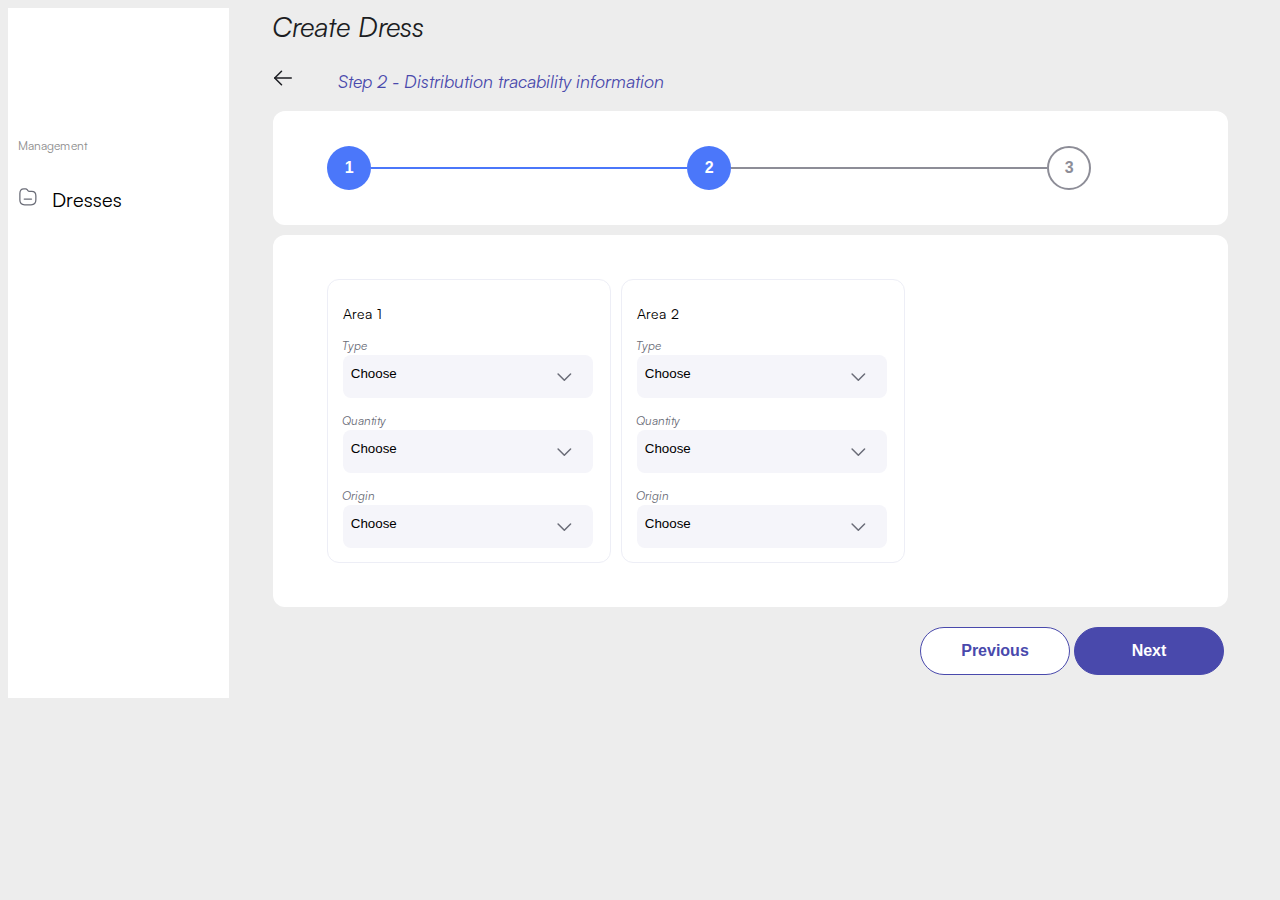
<file: index.html>
<!DOCTYPE html>
<html lang="en">

<head>
    <meta charset="UTF-8">
    <meta name="viewport" content="width=device-width, initial-scale=1.0">
    <title>Create Dress</title>
    <link rel="stylesheet" href="styles.css">
</head>

<body>
    <div class="whole-page">
        <div class="navbar">
            <span class="management-text">Management</span><br>
            <div class="dresses-container">
                <svg width="20" height="20" viewBox="0 0 20 20" fill="none" xmlns="http://www.w3.org/2000/svg">
                    <path fill-rule="evenodd" clip-rule="evenodd"
                        d="M17.8492 13.11C17.8492 16.0917 16.0917 17.8492 13.11 17.8492H6.625C3.63583 17.8492 1.875 16.0917 1.875 13.11V6.61C1.875 3.6325 2.97 1.875 5.9525 1.875H7.61917C8.2175 1.87583 8.78083 2.15667 9.13917 2.63583L9.9 3.6475C10.26 4.12583 10.8233 4.4075 11.4217 4.40833H13.78C16.7692 4.40833 17.8725 5.93 17.8725 8.9725L17.8492 13.11Z"
                        stroke="#6A6C77" stroke-width="1.25" stroke-linecap="round" stroke-linejoin="round" />
                    <path d="M6.23438 12.0534H13.5135" stroke="#6A6C77" stroke-width="1.25" stroke-linecap="round"
                        stroke-linejoin="round" />
                </svg>
                <a href="/dresses">Dresses</a>
            </div>
        </div>
        <div class="right-area">
            <div class="content">
                <span class="create-dress">Create Dress</span>
                <div class="step2">
                    <svg width="24" height="24" viewBox="0 0 24 24" fill="none" xmlns="http://www.w3.org/2000/svg">
                        <path d="M20.25 12H3.75" stroke="#1C1D22" stroke-width="1.5" stroke-linecap="round"
                            stroke-linejoin="round" />
                        <path d="M10.5 5.25L3.75 12L10.5 18.75" stroke="#1C1D22" stroke-width="1.5"
                            stroke-linecap="round" stroke-linejoin="round" />
                    </svg>
                    <p>Step 2 - Distribution tracability information</p>
                </div>

                <div class="steps123">
                    <button class="one">1</button>
                    <div class="line1"></div>
                    <button class="two">2</button>
                    <div class="line2"></div>
                    <button class="three">3</button>
                </div>

                <div class="areas">
                    <div class="area1">
                        <h1>Area 1</h1>
                        <div class="dropdown">
                            <label for="dropdown1">Type</label>
                            <button class="dropbtn">Choose <svg width="21" height="21" viewBox="0 0 21 21" fill="none"
                                    xmlns="http://www.w3.org/2000/svg">
                                    <path d="M16.583 8L10.333 14.25L4.08301 8" stroke="#6A6C77" stroke-width="1.5"
                                        stroke-linecap="round" stroke-linejoin="round" />
                                </svg></button>
                            <div class="dropdown-content">
                                <a href="#option1">Option 1</a>
                                <a href="#option2">Option 2</a>
                                <a href="#option3">Option 3</a>
                            </div>
                        </div>
                        <div class="dropdown">
                            <label for="dropdown1">Quantity</label>
                            <button class="dropbtn">Choose <svg width="21" height="21" viewBox="0 0 21 21" fill="none"
                                    xmlns="http://www.w3.org/2000/svg">
                                    <path d="M16.583 8L10.333 14.25L4.08301 8" stroke="#6A6C77" stroke-width="1.5"
                                        stroke-linecap="round" stroke-linejoin="round" />
                                </svg></button>
                            <div class="dropdown-content">
                                <a href="#option1">Option 1</a>
                                <a href="#option2">Option 2</a>
                                <a href="#option3">Option 3</a>
                            </div>
                        </div>
                        <div class="dropdown">
                            <label for="dropdown1">Origin</label>
                            <button class="dropbtn">Choose <svg width="21" height="21" viewBox="0 0 21 21" fill="none"
                                    xmlns="http://www.w3.org/2000/svg">
                                    <path d="M16.583 8L10.333 14.25L4.08301 8" stroke="#6A6C77" stroke-width="1.5"
                                        stroke-linecap="round" stroke-linejoin="round" />
                                </svg></button>
                            <div class="dropdown-content">
                                <a href="#option1">Option 1</a>
                                <a href="#option2">Option 2</a>
                                <a href="#option3">Option 3</a>
                            </div>
                        </div>
                    </div>
                    <div class="area2">
                        <h1>Area 2</h1>
                        <div class="dropdown">
                            <label for="dropdown1">Type</label>
                            <button class="dropbtn">Choose <svg width="21" height="21" viewBox="0 0 21 21" fill="none"
                                    xmlns="http://www.w3.org/2000/svg">
                                    <path d="M16.583 8L10.333 14.25L4.08301 8" stroke="#6A6C77" stroke-width="1.5"
                                        stroke-linecap="round" stroke-linejoin="round" />
                                </svg></button>
                            <div class="dropdown-content">
                                <a href="#option1">Option 1</a>
                                <a href="#option2">Option 2</a>
                                <a href="#option3">Option 3</a>
                            </div>
                        </div>
                        <div class="dropdown">
                            <label for="dropdown1">Quantity</label>
                            <button class="dropbtn">Choose <svg width="21" height="21" viewBox="0 0 21 21" fill="none"
                                    xmlns="http://www.w3.org/2000/svg">
                                    <path d="M16.583 8L10.333 14.25L4.08301 8" stroke="#6A6C77" stroke-width="1.5"
                                        stroke-linecap="round" stroke-linejoin="round" />
                                </svg></button>
                            <div class="dropdown-content">
                                <a href="#option1">Option 1</a>
                                <a href="#option2">Option 2</a>
                                <a href="#option3">Option 3</a>
                            </div>
                        </div>
                        <div class="dropdown">
                            <label for="dropdown1">Origin</label>
                            <button class="dropbtn">Choose <svg width="21" height="21" viewBox="0 0 21 21" fill="none"
                                    xmlns="http://www.w3.org/2000/svg">
                                    <path d="M16.583 8L10.333 14.25L4.08301 8" stroke="#6A6C77" stroke-width="1.5"
                                        stroke-linecap="round" stroke-linejoin="round" />
                                </svg></button>
                            <div class="dropdown-content">
                                <a href="#option1">Option 1</a>
                                <a href="#option2">Option 2</a>
                                <a href="#option3">Option 3</a>
                            </div>
                        </div>
                    </div>
                    <!-- <div class="area2">
                <h1>Area 3</h1>
                <form>
                    <label for="dropdown1">Type</label>
                    <select id="dropdown1" name="dropdown" default="choose"></select>
                    <label for="dropdown2">Quantity</label>
                    <select id="dropdown2" name="dropdown"></select>
                    <label for="dropdown3">Origin</label>
                    <select id="dropdown3" name="dropdown"></select>
                </form>
            </div> -->

                </div>

                <div class="buttons">
                    <button class="prev-button">Previous</button>
                    <button class="next-button">Next</button>
                </div>
            </div>

        </div>
    </div>

</body>

</html>
</file>
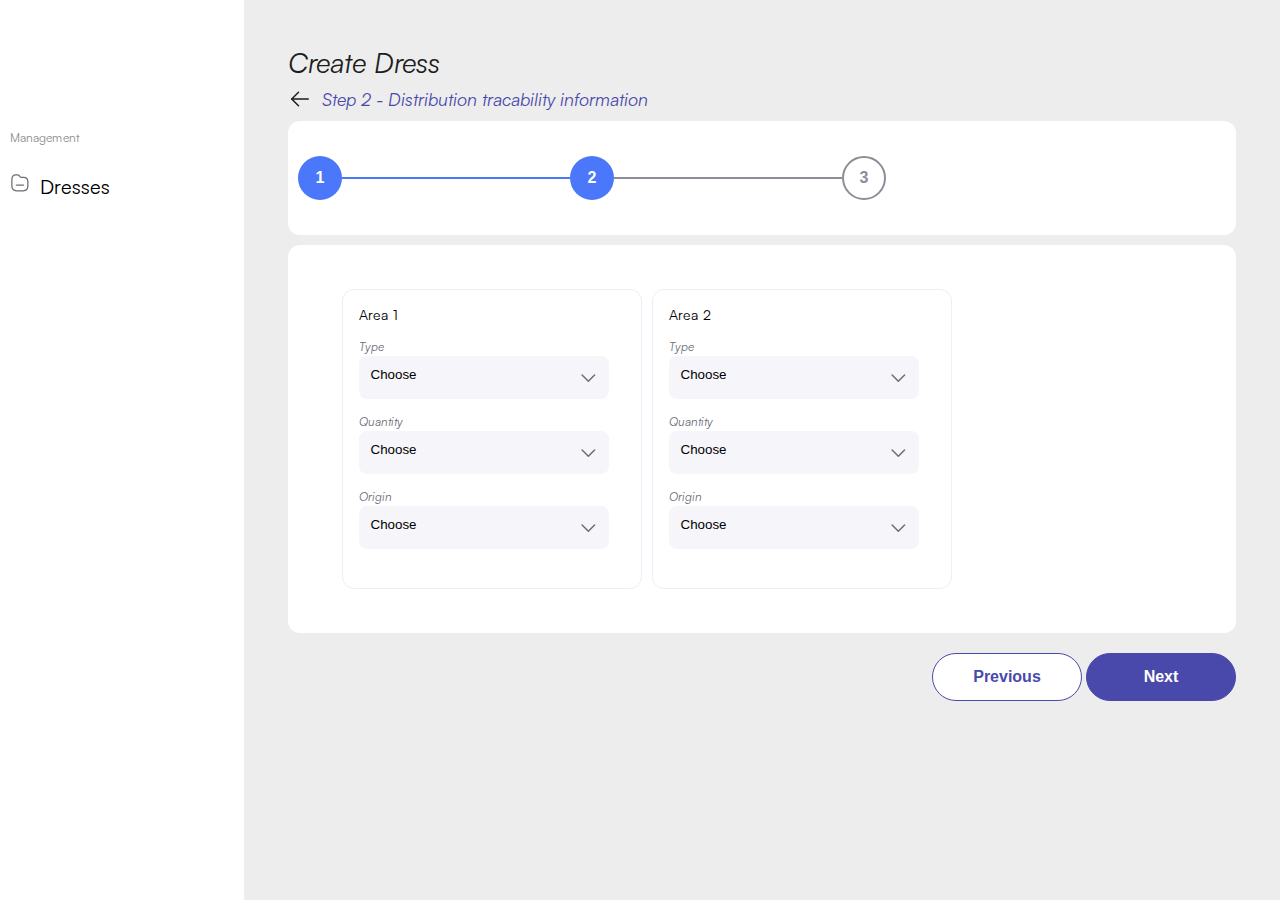
<file: index2.html>
<!DOCTYPE html>
<html lang="en">

<head>
    <meta charset="UTF-8">
    <meta name="viewport" content="width=device-width, initial-scale=1.0">
    <title>Create Dress</title>
    <link rel="stylesheet" href="styles2.css">
</head>

<body>
    <div class="container">
        <div class="navbar">
            <span class="management-text">Management</span><br>
            <div class="dresses-container">
                <svg width="20" height="20" viewBox="0 0 20 20" fill="none" xmlns="http://www.w3.org/2000/svg">
                    <path fill-rule="evenodd" clip-rule="evenodd"
                        d="M17.8492 13.11C17.8492 16.0917 16.0917 17.8492 13.11 17.8492H6.625C3.63583 17.8492 1.875 16.0917 1.875 13.11V6.61C1.875 3.6325 2.97 1.875 5.9525 1.875H7.61917C8.2175 1.87583 8.78083 2.15667 9.13917 2.63583L9.9 3.6475C10.26 4.12583 10.8233 4.4075 11.4217 4.40833H13.78C16.7692 4.40833 17.8725 5.93 17.8725 8.9725L17.8492 13.11Z"
                        stroke="#6A6C77" stroke-width="1.25" stroke-linecap="round" stroke-linejoin="round" />
                    <path d="M6.23438 12.0534H13.5135" stroke="#6A6C77" stroke-width="1.25" stroke-linecap="round"
                        stroke-linejoin="round" />
                </svg>
                <a href="/dresses">Dresses</a>
            </div>
        </div>
        <div class="right-area">
            <div class="content">
                <span class="create-dress">Create Dress</span>
                <div class="step2">
                    <svg width="24" height="24" viewBox="0 0 24 24" fill="none" xmlns="http://www.w3.org/2000/svg">
                        <path d="M20.25 12H3.75" stroke="#1C1D22" stroke-width="1.5" stroke-linecap="round"
                            stroke-linejoin="round" />
                        <path d="M10.5 5.25L3.75 12L10.5 18.75" stroke="#1C1D22" stroke-width="1.5"
                            stroke-linecap="round" stroke-linejoin="round" />
                    </svg>
                    <p>Step 2 - Distribution tracability information</p>
                </div>

                <div class="steps123">
                    <button class="one">1</button>
                    <div class="line1"></div>
                    <button class="two">2</button>
                    <div class="line2"></div>
                    <button class="three">3</button>
                </div>

                <div class="areas">
                    <div class="area1">
                        <h1>Area 1</h1>
                        <div class="dropdown">
                            <label for="dropdown1">Type</label>
                            <button class="dropbtn">Choose <svg width="21" height="21" viewBox="0 0 21 21" fill="none"
                                    xmlns="http://www.w3.org/2000/svg">
                                    <path d="M16.583 8L10.333 14.25L4.08301 8" stroke="#6A6C77" stroke-width="1.5"
                                        stroke-linecap="round" stroke-linejoin="round" />
                                </svg></button>
                            <div class="dropdown-content">
                                <a href="#option1">Option 1</a>
                                <a href="#option2">Option 2</a>
                                <a href="#option3">Option 3</a>
                            </div>
                        </div>
                        <div class="dropdown">
                            <label for="dropdown1">Quantity</label>
                            <button class="dropbtn">Choose <svg width="21" height="21" viewBox="0 0 21 21" fill="none"
                                    xmlns="http://www.w3.org/2000/svg">
                                    <path d="M16.583 8L10.333 14.25L4.08301 8" stroke="#6A6C77" stroke-width="1.5"
                                        stroke-linecap="round" stroke-linejoin="round" />
                                </svg></button>
                            <div class="dropdown-content">
                                <a href="#option1">Option 1</a>
                                <a href="#option2">Option 2</a>
                                <a href="#option3">Option 3</a>
                            </div>
                        </div>
                        <div class="dropdown">
                            <label for="dropdown1">Origin</label>
                            <button class="dropbtn">Choose <svg width="21" height="21" viewBox="0 0 21 21" fill="none"
                                    xmlns="http://www.w3.org/2000/svg">
                                    <path d="M16.583 8L10.333 14.25L4.08301 8" stroke="#6A6C77" stroke-width="1.5"
                                        stroke-linecap="round" stroke-linejoin="round" />
                                </svg></button>
                            <div class="dropdown-content">
                                <a href="#option1">Option 1</a>
                                <a href="#option2">Option 2</a>
                                <a href="#option3">Option 3</a>
                            </div>
                        </div>
                    </div>
                    <div class="area2">
                        <h1>Area 2</h1>
                        <div class="dropdown">
                            <label for="dropdown1">Type</label>
                            <button class="dropbtn">Choose <svg width="21" height="21" viewBox="0 0 21 21" fill="none"
                                    xmlns="http://www.w3.org/2000/svg">
                                    <path d="M16.583 8L10.333 14.25L4.08301 8" stroke="#6A6C77" stroke-width="1.5"
                                        stroke-linecap="round" stroke-linejoin="round" />
                                </svg></button>
                            <div class="dropdown-content">
                                <a href="#option1">Option 1</a>
                                <a href="#option2">Option 2</a>
                                <a href="#option3">Option 3</a>
                            </div>
                        </div>
                        <div class="dropdown">
                            <label for="dropdown1">Quantity</label>
                            <button class="dropbtn">Choose <svg width="21" height="21" viewBox="0 0 21 21" fill="none"
                                    xmlns="http://www.w3.org/2000/svg">
                                    <path d="M16.583 8L10.333 14.25L4.08301 8" stroke="#6A6C77" stroke-width="1.5"
                                        stroke-linecap="round" stroke-linejoin="round" />
                                </svg></button>
                            <div class="dropdown-content">
                                <a href="#option1">Option 1</a>
                                <a href="#option2">Option 2</a>
                                <a href="#option3">Option 3</a>
                            </div>
                        </div>
                        <div class="dropdown">
                            <label for="dropdown1">Origin</label>
                            <button class="dropbtn">Choose <svg width="21" height="21" viewBox="0 0 21 21" fill="none"
                                    xmlns="http://www.w3.org/2000/svg">
                                    <path d="M16.583 8L10.333 14.25L4.08301 8" stroke="#6A6C77" stroke-width="1.5"
                                        stroke-linecap="round" stroke-linejoin="round" />
                                </svg></button>
                            <div class="dropdown-content">
                                <a href="#option1">Option 1</a>
                                <a href="#option2">Option 2</a>
                                <a href="#option3">Option 3</a>
                            </div>
                        </div>
                    </div>
                </div>
            </div>
            <div class="buttons">
                <button class="prev-button">Previous</button>
                <button class="next-button">Next</button>
            </div>
        </div>
    </div>

</body>

</html>
</file>
<file: styles.css>
@font-face {
    font-family: 'Satoshi';
    src: url('fonts/Satoshi-Variable.ttf') format('truetype');
    font-weight: normal;
    font-style: normal;
}

@font-face {
    font-family: 'Satoshi';
    src: url('fonts/Satoshi-VariableItalic.ttf') format('truetype');
    font-weight: normal;
    font-style: italic;
}

body {
    font-family: 'Satoshi', sans-serif;
    background-color:#ededed;
}

.italic {
    font-style: italic;
}

.whole-page {
    display: flex;
}

.navbar {
    display: flex;
    flex-direction: column;
    background-color: #ffffff;
    padding: 10px;
    width: 244px;
    height: 550px;
    padding-top: 130px;
}

.management-text {
    display: block;
    color: #8e8e8e;
    font-size: 12px;
    font-weight: bold;
    margin-bottom: 5px;
}

.dresses-container {
    display: block;
    margin-top: 5px;
}

.dresses-container svg {
    margin-right: 10px;
}

.navbar a {
    text-decoration: none;
    font-size: 20px;
    color: #000000;
    font-weight: bold;
}

.right-area{
    width: 100%;
}

.right-area *{
    padding-left: 44px;
    padding-right: 44px;
}

.create-dress{
    font-size: 28px;
    font-weight: bold;
    color: #1c1d22;
    margin-left: -45px;
    font-style: italic;
}

.step2 {
    display: flex;
    margin-top: 5px;
}

.step2 p{
    font-size: 18px;
    font-weight: bold;
    font-style: italic;
    color: #4949ac;
    margin-left: -45px;
}

.step2 svg{
    padding-top: 15px;
    margin-left: -90px;
}

.steps123 {
    display: flex;
    justify-content: left;
    align-items: center;
    background-color: #ffffff;
    height: 114px;
    border-radius: 12px;
}

.one {
    margin-left: 10px;
}

.steps123 .one,
.steps123 .two,
.steps123 .three{
    width: 44px;
    height: 44px;
    background-color: #4b77fa;
    color: #ffffff;
    font-size: 16px;
    font-weight: bold;
    padding: 10px;
    border-radius: 50px;
    border: none;
}

.steps123 .three{
    color:#8d8d97;
    background-color: #ffffff;
    border-color: #8d8d97;
    border: 2px solid #8d8d97;
}

.line1 {
    height: 2px;
    width: 228px;
    background-color: #4b77fa;
}

.line2 {
    height: 2px;
    width: 228px;
    background-color: #8d8d97;
}

.areas{
    background-color:#ffffff;
    border-radius: 12px;
    margin-top: 10px;
    padding: 44px;
    display: flex; 
    align-items: flex-start;
}

.area1, .area2 {
    padding: 16px;
    border: 1px solid #edeef6;
    border-radius: 12px;
    width: 250px;
    margin-left: 10px;
    height: 250px;

    /* align-items: center; */
}

h1 {
    display: block;
    color: #000000;
    font-size: 14px;
    font-weight: bold;
    margin-bottom: 10px;
    margin-right: 1px;
    margin-left: -45px;
}

label {
    color: #6a6c77;
    font-size: 12px;
    font-weight: bold;
    font-style: italic;
    margin-bottom: 10px;
    margin-top: 10px;
    margin-left: -90px;
}

.dropdown button {
    width: 250px;
    height: 43px;
    background-color: #f5f5fa;
    border: none;
    border-radius: 8px;
    margin-left: -45px;
    margin-bottom: 10px;
    align-items: center;
    text-indent: -150px;
}

.dropdown svg {
    float: right;
    margin-right: -70px;
}

.dropdown {
    position: relative;
    display: inline-block;
}

.dropdown-content {
    display: none;
    position: absolute;
    background-color: #f9f9f9;
    min-width: 160px;
    box-shadow: 0px 8px 16px 0px rgba(0,0,0,0.2);
    z-index: 1;
}

.dropdown-content a {
    color: black;
    padding: 12px 16px;
    text-decoration: none;
    display: block;
}

.dropdown-content a:hover {
    background-color: #f1f1f1;
}

.dropdown:hover .dropdown-content {
    display: block;
}



.buttons{
    margin-right: -40px;
    margin-top: 20px;
    float:right;
}

.buttons button{
    border-radius: 100px;
    padding: 12px 24px;
    font-size: 16px;
    font-weight: bold;
    background-color: #4949ac;
    color:#ffffff;
    border: 1px solid #4949ac;
    width: 150px;
    height: 48px;

}

.buttons .prev-button {
    color: #4949ac;
    background-color:#ffffff;
}
</file>
<file: styles2.css>
@font-face {
    font-family: 'Satoshi';
    src: url('fonts/Satoshi-Variable.ttf') format('truetype');
    font-weight: normal;
    font-style: normal;
}

@font-face {
    font-family: 'Satoshi';
    src: url('fonts/Satoshi-VariableItalic.ttf') format('truetype');
    font-weight: normal;
    font-style: italic;
}

body {
    font-family: 'Satoshi', sans-serif;
    background-color:#ededed;
}

* {
    margin: 0;
    padding: 0;
    box-sizing: border-box;
}

.italic {
    font-style: italic;
}

.container {
    display: flex;
}

.navbar {
    background-color: #ffffff;
    width: 244px;
    height:100vh;
    padding: 10px;
    padding-top: 130px;

}

.management-text {
    display: block;
    color: #8e8e8e;
    font-size: 12px;
    font-weight: bold;
    margin-bottom: 5px;
}

.dresses-container {
    display: flex;
}

.dresses-container svg {
    margin-right: 10px;
}

.navbar a {
    text-decoration: none;
    font-size: 20px;
    color: #000000;
    font-weight: bold;
}

.right-area{
    width: calc(100% - 244px);
    padding: 44px;
}

.create-dress{
    font-size: 28px;
    font-weight: bold;
    color: #1c1d22;
    font-style: italic;
}

.step2 {
    display: flex;
    margin-top: 5px;
}

.step2 p{
    font-size: 18px;
    font-weight: bold;
    font-style: italic;
    color: #4949ac;
    margin-left: 10px;
}

.steps123 {
    display: flex;
    justify-content: left;
    align-items: center;
    background-color: #ffffff;
    height: 114px;
    border-radius: 12px;
    margin-top: 10px;
}

.one {
    margin-left: 10px;
}

.steps123 .one,
.steps123 .two,
.steps123 .three{
    width: 44px;
    height: 44px;
    background-color: #4b77fa;
    color: #ffffff;
    font-size: 16px;
    font-weight: bold;
    padding: 10px;
    border-radius: 50px;
    border: none;
}

.steps123 .three{
    color:#8d8d97;
    background-color: #ffffff;
    border-color: #8d8d97;
    border: 2px solid #8d8d97;
}

.line1 {
    height: 2px;
    width: 228px;
    background-color: #4b77fa;
}

.line2 {
    height: 2px;
    width: 228px;
    background-color: #8d8d97;
}

.areas{
    background-color:#ffffff;
    border-radius: 12px;
    margin-top: 10px;
    padding: 44px;
    display: flex; 
}

.area1, .area2 {
    padding: 16px;
    border: 1px solid #edeef6;
    border-radius: 12px;
    width: 300px;
    margin-left: 10px;
    height: 300px;
}

h1 {
    display: block;
    color: #000000;
    font-size: 14px;
    font-weight: bold;
    margin-bottom: 10px;
    margin-right: 1px;
}

label {
    color: #6a6c77;
    font-size: 12px;
    font-weight: bold;
    font-style: italic;
    margin-bottom: 10px;
    margin-top: 10px;
}

.dropdown button {
    width: 250px;
    height: 43px;
    background-color: #f5f5fa;
    border: none;
    border-radius: 8px;
    margin-bottom: 10px;
    align-items: center;
    text-indent: -150px;
}

.dropdown svg {
    float: right;
    margin-right: 10px;
}

.dropdown {
    position: relative;
    display: inline-block;
}

.dropdown-content {
    display: none;
    position: absolute;
    background-color: #f9f9f9;
    min-width: 160px;
    box-shadow: 0px 8px 16px 0px rgba(0,0,0,0.2);
    z-index: 1;
}

.dropdown-content a {
    color: black;
    padding: 12px 16px;
    text-decoration: none;
    display: block;
}

.dropdown-content a:hover {
    background-color: #f1f1f1;
}

.dropdown:hover .dropdown-content {
    display: block;
}

.buttons{
    margin-top: 20px;
    float:right;
}

.buttons button{
    border-radius: 100px;
    padding: 12px 24px;
    font-size: 16px;
    font-weight: bold;
    background-color: #4949ac;
    color:#ffffff;
    border: 1px solid #4949ac;
    width: 150px;
    height: 48px;

}

.buttons .prev-button {
    color: #4949ac;
    background-color:#ffffff;
}
</file>
